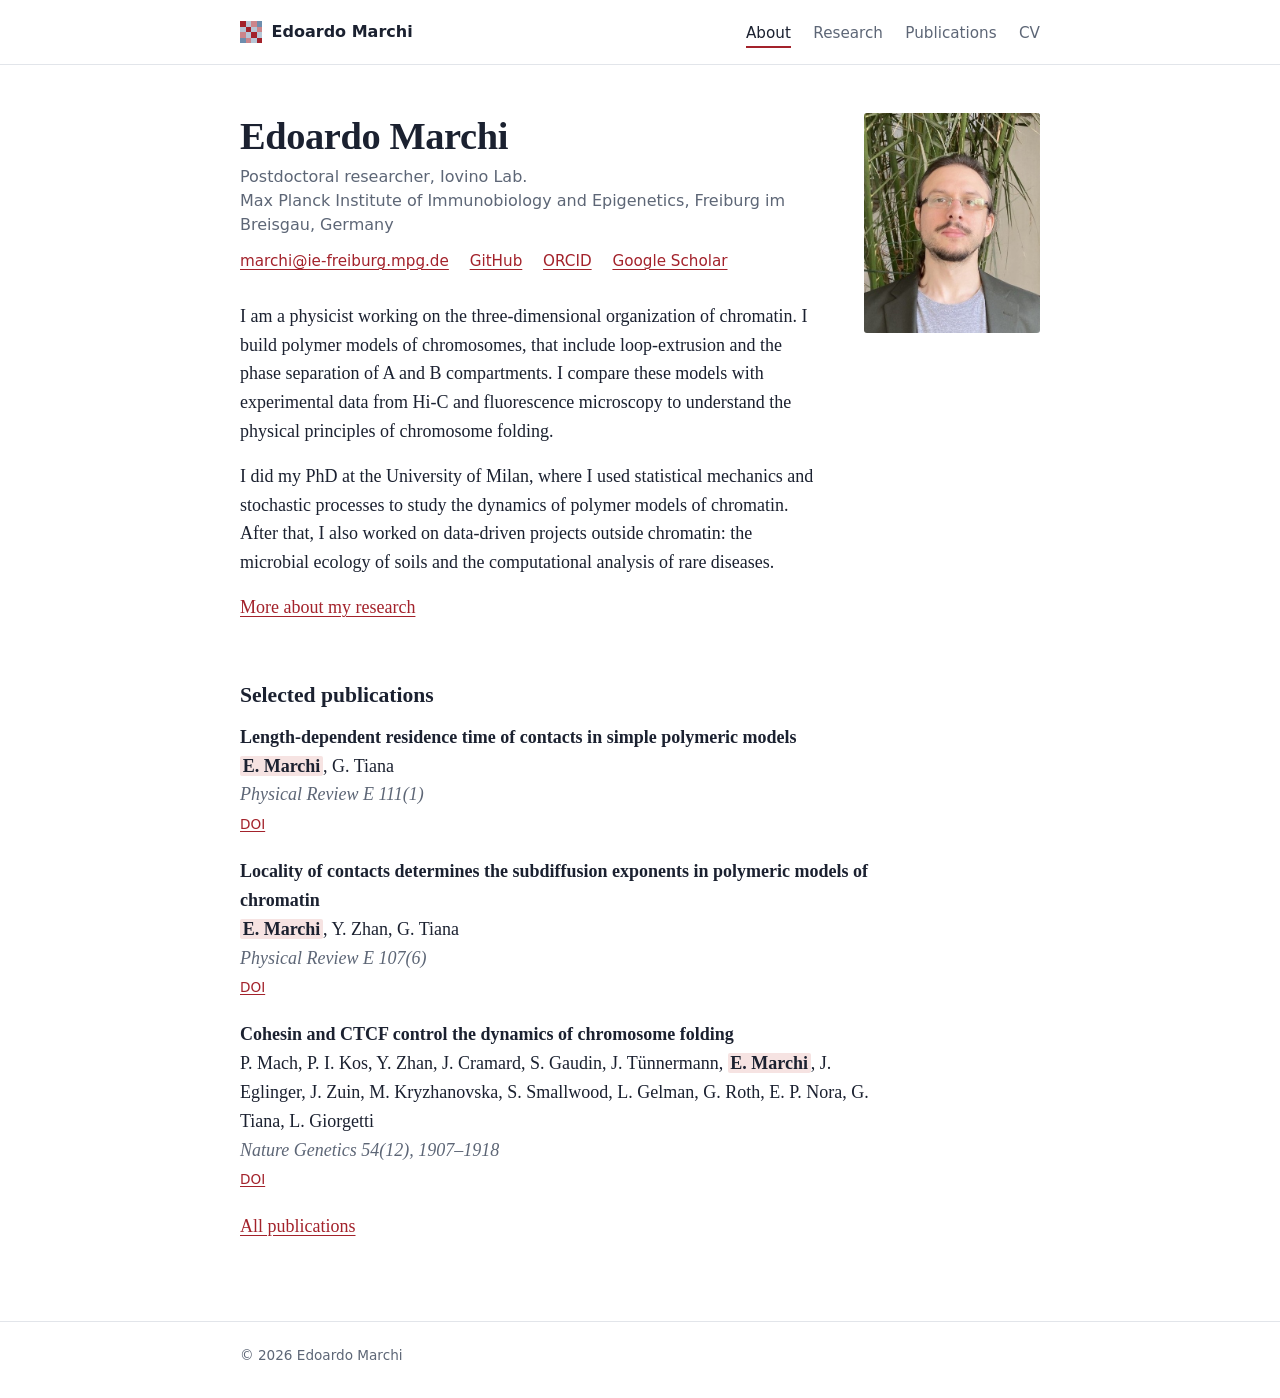
<file: index.html>
<!doctype html>
<html lang="en">
<head>
  <meta charset="utf-8">
  <meta name="viewport" content="width=device-width, initial-scale=1">
  <title>Edoardo Marchi</title>
  <meta name="description" content="Edoardo Marchi, postdoctoral researcher in computational models of chromatin. Research, publications and CV.">
  <link rel="icon" href="assets/favicon.svg" type="image/svg+xml">
  <link rel="stylesheet" href="assets/style.css">
</head>
<body>
  <a class="skip-link" href="#main">Skip to content</a>

  <header class="site-header">
    <div class="wrap">
      <a class="site-name" href="index.html">
        <img src="assets/favicon.svg" alt="" width="22" height="22">
        Edoardo Marchi
      </a>
      <nav class="site-nav" aria-label="Main">
        <ul>
          <li><a href="index.html" aria-current="page">About</a></li>
          <li><a href="research.html">Research</a></li>
          <li><a href="publications.html">Publications</a></li>
          <li><a href="cv.html">CV</a></li>
        </ul>
      </nav>
    </div>
  </header>

  <main id="main" class="wrap">
    <section class="intro">
      <div class="prose">
        <h1>Edoardo Marchi</h1>
        <p class="role">
          Postdoctoral researcher, Iovino Lab.<br>
          Max Planck Institute of Immunobiology and Epigenetics, Freiburg im Breisgau, Germany
        </p>
        <ul class="links">
          <li><a href="mailto:marchi@ie-freiburg.mpg.de">marchi@ie-freiburg.mpg.de</a></li>
          <li><a href="https://github.com/marchiedoardo">GitHub</a></li>
          <li><a href="https://orcid.org/0009-0000-0917-6190">ORCID</a></li>
          <li><a href="https://scholar.google.com/citations?user=_PRZBJIAAAAJ&hl=en">Google Scholar</a></li>
        </ul>

        <p>
          I am a physicist working on the three-dimensional organization of chromatin. I build polymer models of chromosomes, that include loop-extrusion and the phase separation of A and B compartments. I compare these models with experimental data from Hi-C and fluorescence microscopy to understand the physical principles of chromosome folding.
        </p>
        <p>
          I did my PhD at the University of Milan, where I used statistical mechanics and stochastic processes to study the dynamics of polymer models of chromatin. After that, I also worked on data-driven projects outside chromatin: the microbial ecology of soils and the computational analysis of rare diseases. 
        </p>
        <p><a href="research.html">More about my research</a></p>
      </div>

      <img class="portrait" src="assets/photo_zoom.jpg" alt="Portrait of Your Name" width="440" height="550">
    </section>

    <section class="prose">
      <h2>Selected publications</h2>
      <!-- RECENT:START (generated by tools/build_publications.py) -->
      <ul class="pubs">
        <li>
          <span class="pub-title">Length-dependent residence time of contacts in simple polymeric models</span>
          <span class="pub-authors"><span class="me">E. Marchi</span>, G. Tiana</span>
          <span class="pub-venue">Physical Review E 111(1)</span>
          <span class="pub-links"><a href="https://doi.org/10.1103/physreve.111.015401">DOI</a></span>
        </li>
        <li>
          <span class="pub-title">Locality of contacts determines the subdiffusion exponents in polymeric models of chromatin</span>
          <span class="pub-authors"><span class="me">E. Marchi</span>, Y. Zhan, G. Tiana</span>
          <span class="pub-venue">Physical Review E 107(6)</span>
          <span class="pub-links"><a href="https://doi.org/10.1103/physreve.107.064406">DOI</a></span>
        </li>
        <li>
          <span class="pub-title">Cohesin and CTCF control the dynamics of chromosome folding</span>
          <span class="pub-authors">P. Mach, P. I. Kos, Y. Zhan, J. Cramard, S. Gaudin, J. Tünnermann, <span class="me">E. Marchi</span>, J. Eglinger, J. Zuin, M. Kryzhanovska, S. Smallwood, L. Gelman, G. Roth, E. P. Nora, G. Tiana, L. Giorgetti</span>
          <span class="pub-venue">Nature Genetics 54(12), 1907–1918</span>
          <span class="pub-links"><a href="https://doi.org/10.1038/s41588-022-01232-7">DOI</a></span>
        </li>
      </ul>
      <!-- RECENT:END -->
      <p><a href="publications.html">All publications</a></p>
    </section>
  </main>

  <footer class="site-footer">
    <div class="wrap">
      <span>© 2026 Edoardo Marchi</span>
    </div>
  </footer>
</body>
</html>
</file>
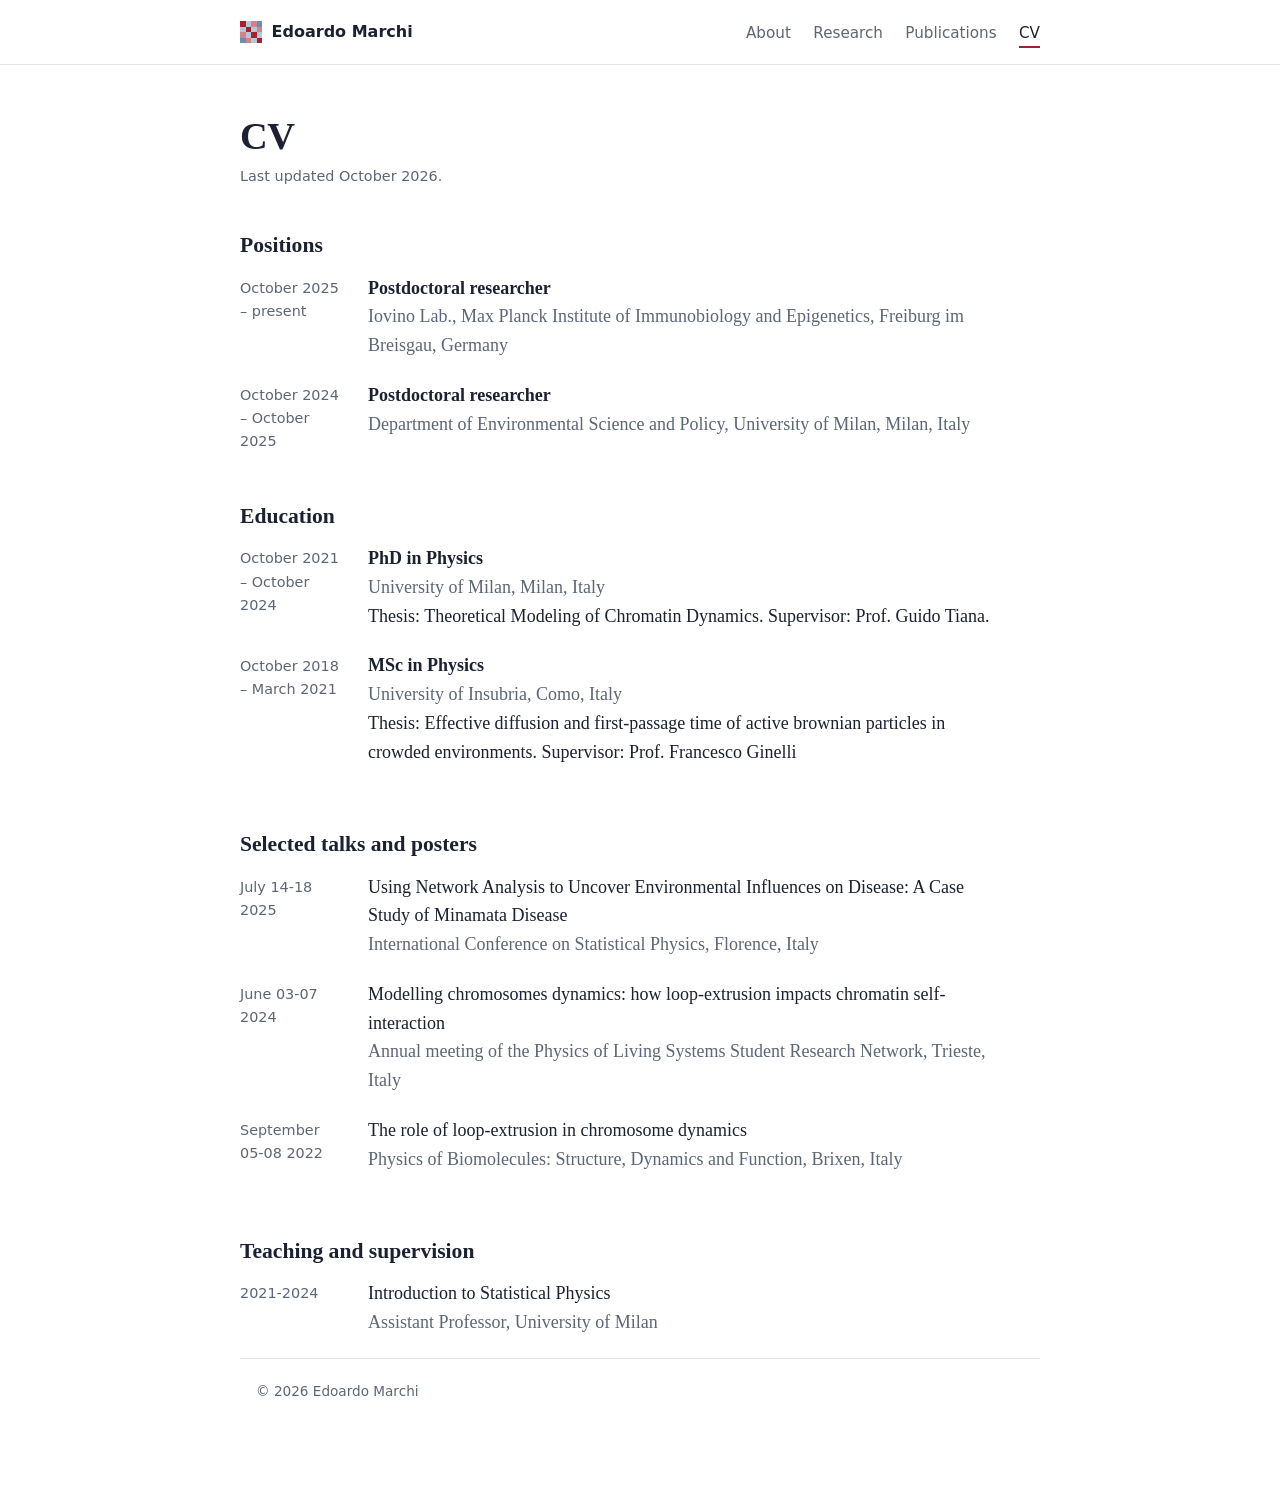
<file: cv.html>
<!doctype html>
<html lang="en">
<head>
  <meta charset="utf-8">
  <meta name="viewport" content="width=device-width, initial-scale=1">
  <title>CV · Edoardo Marchi</title>
  <meta name="description" content="Curriculum vitae of Your Name.">
  <link rel="icon" href="assets/favicon.svg" type="image/svg+xml">
  <link rel="stylesheet" href="assets/style.css">
</head>
<body>
  <a class="skip-link" href="#main">Skip to content</a>

  <header class="site-header">
    <div class="wrap">
      <a class="site-name" href="index.html">
        <img src="assets/favicon.svg" alt="" width="22" height="22">
        Edoardo Marchi
      </a>
      <nav class="site-nav" aria-label="Main">
        <ul>
          <li><a href="index.html">About</a></li>
          <li><a href="research.html">Research</a></li>
          <li><a href="publications.html">Publications</a></li>
          <li><a href="cv.html" aria-current="page">CV</a></li>
        </ul>
      </nav>
    </div>
  </header>

  <main id="main" class="wrap">
    <div class="prose">
      <h1>CV</h1>
      <p class="note">Last updated October 2026.</p>
    </div>

    <h2>Positions</h2>
    <dl class="dated">
      <dt>October 2025 – present</dt>
      <dd>
        <span class="what">Postdoctoral researcher</span><br>
        <span class="where">Iovino Lab., Max Planck Institute of Immunobiology and Epigenetics, Freiburg im Breisgau, Germany</span>
      </dd>
      <dt>October 2024 – October 2025</dt>
      <dd>
        <span class="what">Postdoctoral researcher</span><br>
        <span class="where">Department of Environmental Science and Policy, University of Milan, Milan, Italy</span>
      </dd>
    </dl>

    <h2>Education</h2>
    <dl class="dated">
      <dt>October 2021 – October 2024</dt>
      <dd>
        <span class="what">PhD in Physics</span><br>
        <span class="where">University of Milan, Milan, Italy</span><br>
        Thesis: Theoretical Modeling of Chromatin Dynamics. Supervisor: Prof. Guido Tiana.
      </dd>
      <dt>October 2018 – March 2021</dt>
      <dd>
        <span class="what">MSc in Physics</span><br>
	<span class="where">University of Insubria, Como, Italy</span><br>
	Thesis: Effective diffusion and first-passage time of active brownian particles in crowded environments. Supervisor: Prof. Francesco Ginelli
      </dd>
    </dl>

    <h2>Selected talks and posters</h2>
    <dl class="dated">
      <dt>July 14-18 2025</dt>
      <dd>Using Network Analysis to Uncover Environmental Influences on Disease: A Case Study of Minamata Disease<br><span class="where">International Conference on Statistical Physics, Florence, Italy</span></dd>
   </dl>
      <dl class="dated">
      <dt>June 03-07 2024</dt>
     <dd>Modelling chromosomes dynamics: how loop-extrusion impacts chromatin self-interaction<br><span class="where">Annual meeting of the Physics of Living Systems Student Research Network, Trieste, Italy</span></dd> 
    </dl>
     <dl class="dated">
      <dt>September 05-08 2022</dt>
      <dd>The role of loop-extrusion in chromosome dynamics<br><span class="where">Physics of Biomolecules: Structure, Dynamics and Function, Brixen, Italy</span></dd>
    </dl>

    <h2>Teaching and supervision</h2>
    <dl class="dated">
      <dt>2021-2024</dt>
      <dd>Introduction to Statistical Physics<br><span class="where">Assistant Professor, University of Milan</span></dd>
    </dl>
<!--
    <h2>Skills</h2>
    <div class="prose">
      <p><span class="ph">Programming languages, simulation and analysis software, languages spoken.</span></p>
    </div>
  </main>
 -->
  <footer class="site-footer">
    <div class="wrap">
      <span>© 2026 Edoardo Marchi</span>
    </div>
  </footer>
</body>
</html>
</file>
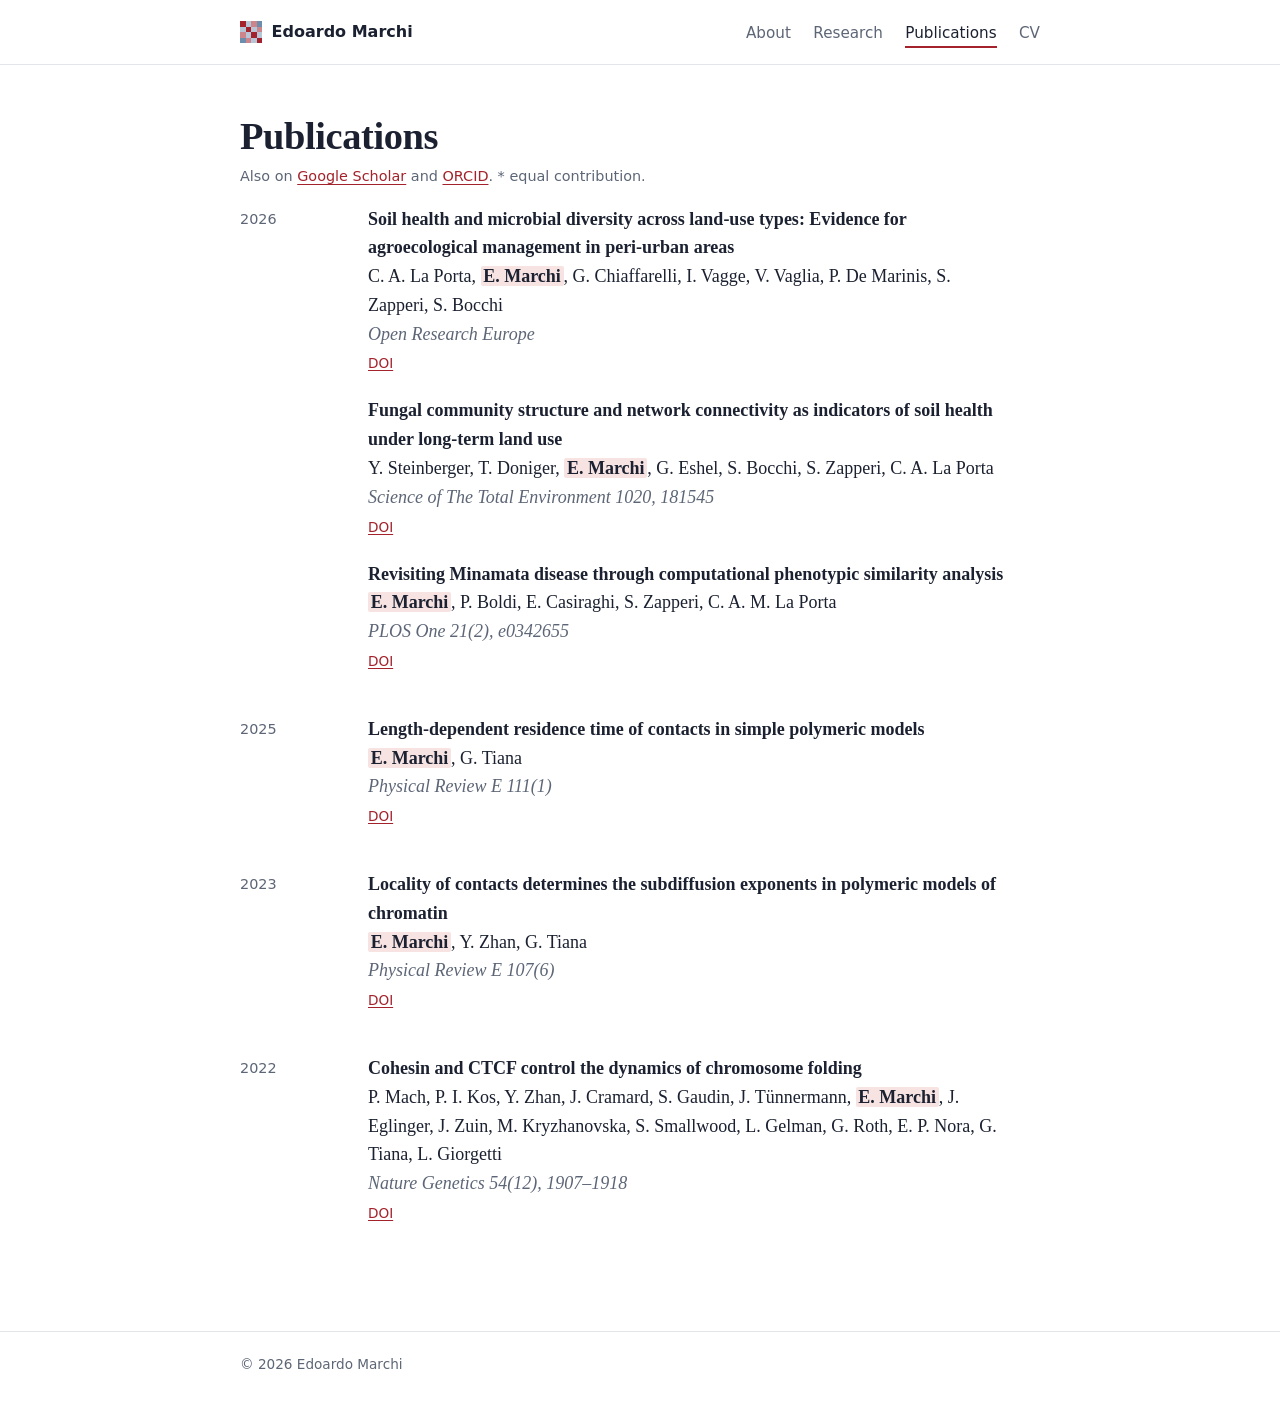
<file: publications.html>
<!doctype html>
<html lang="en">
<head>
  <meta charset="utf-8">
  <meta name="viewport" content="width=device-width, initial-scale=1">
  <title>Publications · Your Name</title>
  <meta name="description" content="Publications of Your Name.">
  <link rel="icon" href="assets/favicon.svg" type="image/svg+xml">
  <link rel="stylesheet" href="assets/style.css">
</head>
<body>
  <a class="skip-link" href="#main">Skip to content</a>

  <header class="site-header">
    <div class="wrap">
      <a class="site-name" href="index.html">
        <img src="assets/favicon.svg" alt="" width="22" height="22">
        Edoardo Marchi
      </a>
      <nav class="site-nav" aria-label="Main">
        <ul>
          <li><a href="index.html">About</a></li>
          <li><a href="research.html">Research</a></li>
          <li><a href="publications.html" aria-current="page">Publications</a></li>
          <li><a href="cv.html">CV</a></li>
        </ul>
      </nav>
    </div>
  </header>

  <main id="main" class="wrap">
    <div class="prose">
      <h1>Publications</h1>
      <p class="note">
        Also on <a href=https://scholar.google.com/citations?user=_PRZBJIAAAAJ&hl=en>Google Scholar</a>
        and <a href="https://orcid.org/0009-0000-0917-6190">ORCID</a>.
        * equal contribution.
      </p>
    </div>

    <dl class="dated">
      <dt>2026</dt>
      <dd>
        <ul class="pubs">
          <li>
            <span class="pub-title">Soil health and microbial diversity across land-use types: Evidence for agroecological management in peri-urban areas</span>
            <span class="pub-authors">C. A. La Porta, <span class="me">E. Marchi</span>, G. Chiaffarelli, I. Vagge, V. Vaglia, P. De Marinis, S. Zapperi, S. Bocchi</span>
            <span class="pub-venue">Open Research Europe</span>
            <span class="pub-links"><a href="https://doi.org/10.12688/openreseurope.22066.4">DOI</a></span>
          </li>
          <li>
            <span class="pub-title">Fungal community structure and network connectivity as indicators of soil health under long-term land use</span>
            <span class="pub-authors">Y. Steinberger, T. Doniger, <span class="me">E. Marchi</span>, G. Eshel, S. Bocchi, S. Zapperi, C. A. La Porta</span>
            <span class="pub-venue">Science of The Total Environment 1020, 181545</span>
            <span class="pub-links"><a href="https://doi.org/10.1016/j.scitotenv.2026.181545">DOI</a></span>
          </li>
          <li>
            <span class="pub-title">Revisiting Minamata disease through computational phenotypic similarity analysis</span>
            <span class="pub-authors"><span class="me">E. Marchi</span>, P. Boldi, E. Casiraghi, S. Zapperi, C. A. M. La Porta</span>
            <span class="pub-venue">PLOS One 21(2), e0342655</span>
            <span class="pub-links"><a href="https://doi.org/10.1371/journal.pone.0342655">DOI</a></span>
          </li>
        </ul>
      </dd>
      <dt>2025</dt>
      <dd>
        <ul class="pubs">
          <li>
            <span class="pub-title">Length-dependent residence time of contacts in simple polymeric models</span>
            <span class="pub-authors"><span class="me">E. Marchi</span>, G. Tiana</span>
            <span class="pub-venue">Physical Review E 111(1)</span>
            <span class="pub-links"><a href="https://doi.org/10.1103/physreve.111.015401">DOI</a></span>
          </li>
        </ul>
      </dd>
      <dt>2023</dt>
      <dd>
        <ul class="pubs">
          <li>
            <span class="pub-title">Locality of contacts determines the subdiffusion exponents in polymeric models of chromatin</span>
            <span class="pub-authors"><span class="me">E. Marchi</span>, Y. Zhan, G. Tiana</span>
            <span class="pub-venue">Physical Review E 107(6)</span>
            <span class="pub-links"><a href="https://doi.org/10.1103/physreve.107.064406">DOI</a></span>
          </li>
        </ul>
      </dd>
      <dt>2022</dt>
      <dd>
        <ul class="pubs">
          <li>
            <span class="pub-title">Cohesin and CTCF control the dynamics of chromosome folding</span>
            <span class="pub-authors">P. Mach, P. I. Kos, Y. Zhan, J. Cramard, S. Gaudin, J. Tünnermann, <span class="me">E. Marchi</span>, J. Eglinger, J. Zuin, M. Kryzhanovska, S. Smallwood, L. Gelman, G. Roth, E. P. Nora, G. Tiana, L. Giorgetti</span>
            <span class="pub-venue">Nature Genetics 54(12), 1907–1918</span>
            <span class="pub-links"><a href="https://doi.org/10.1038/s41588-022-01232-7">DOI</a></span>
          </li>
        </ul>
      </dd>
    </dl>
    <!-- PUBLICATIONS:END -->
  </main>

  <footer class="site-footer">
    <div class="wrap">
      <span>© 2026 Edoardo Marchi</span>
    </div>
  </footer>
</body>
</html>
</file>
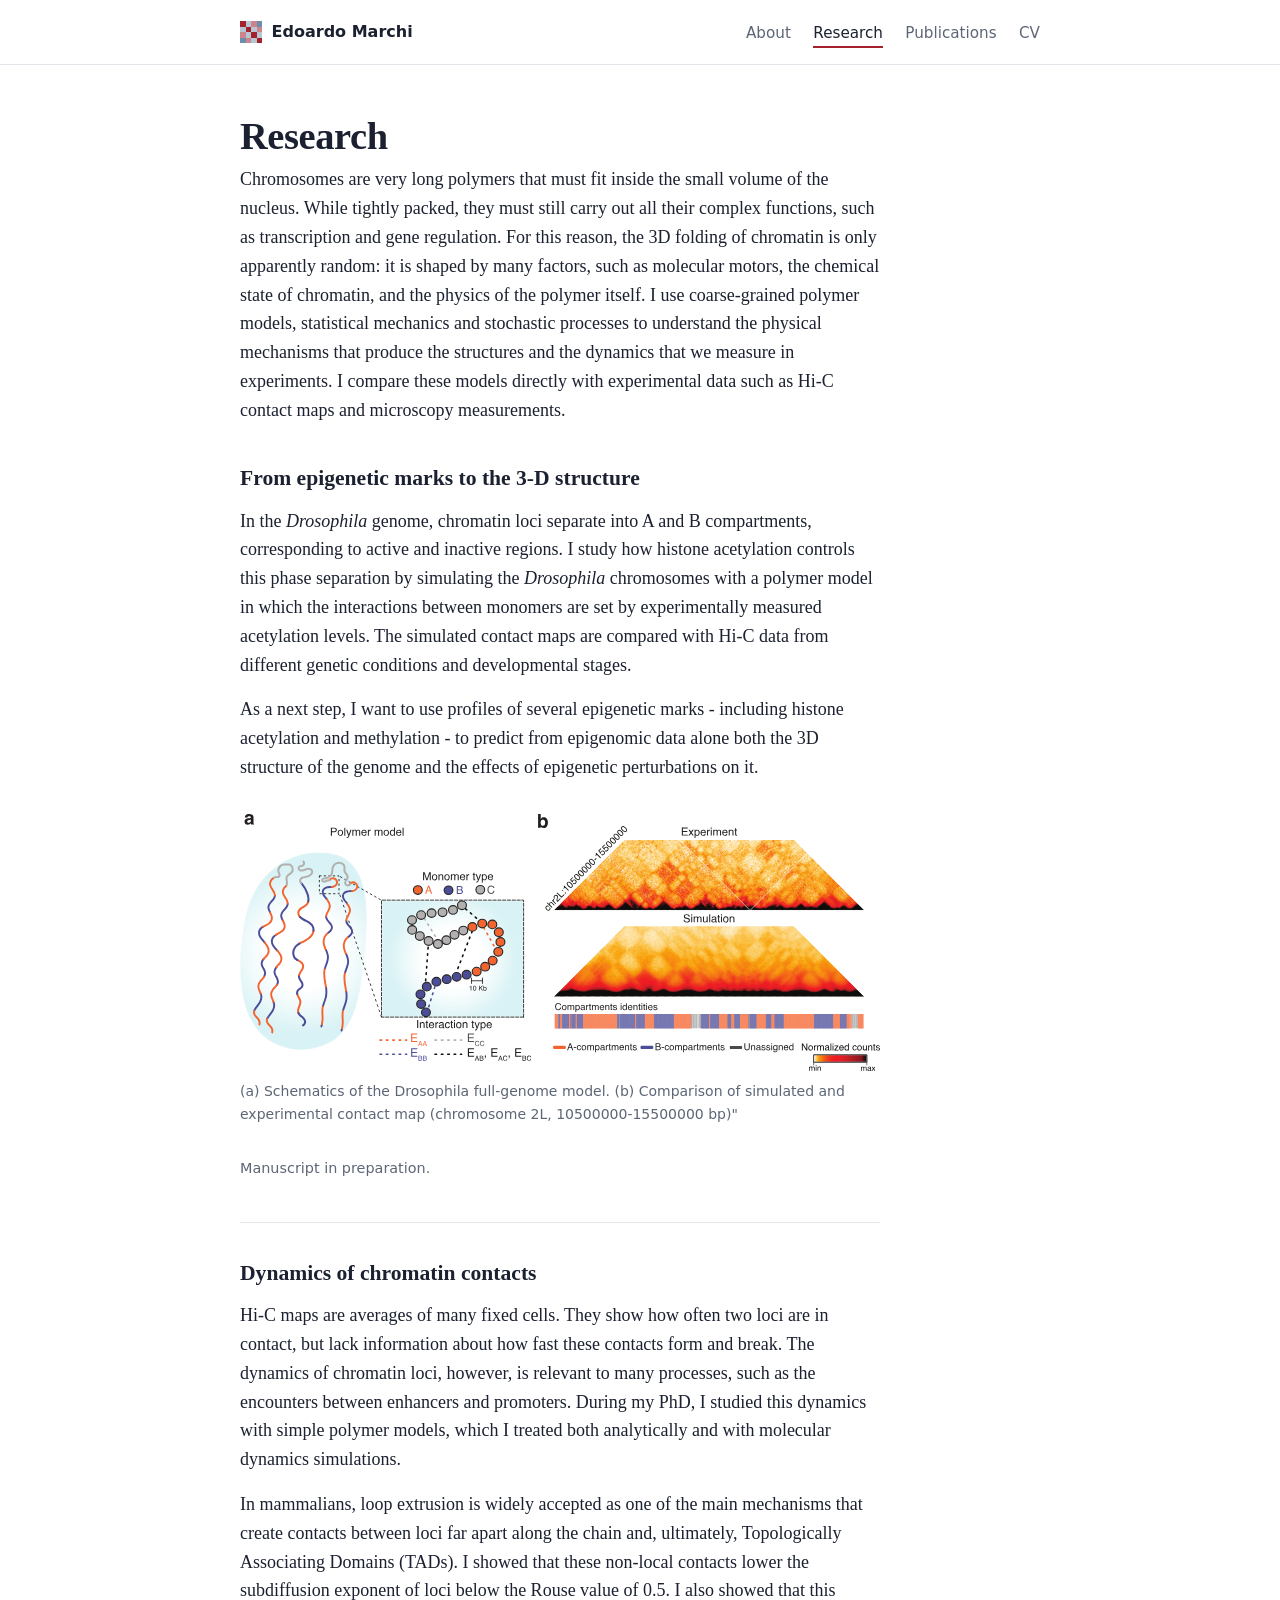
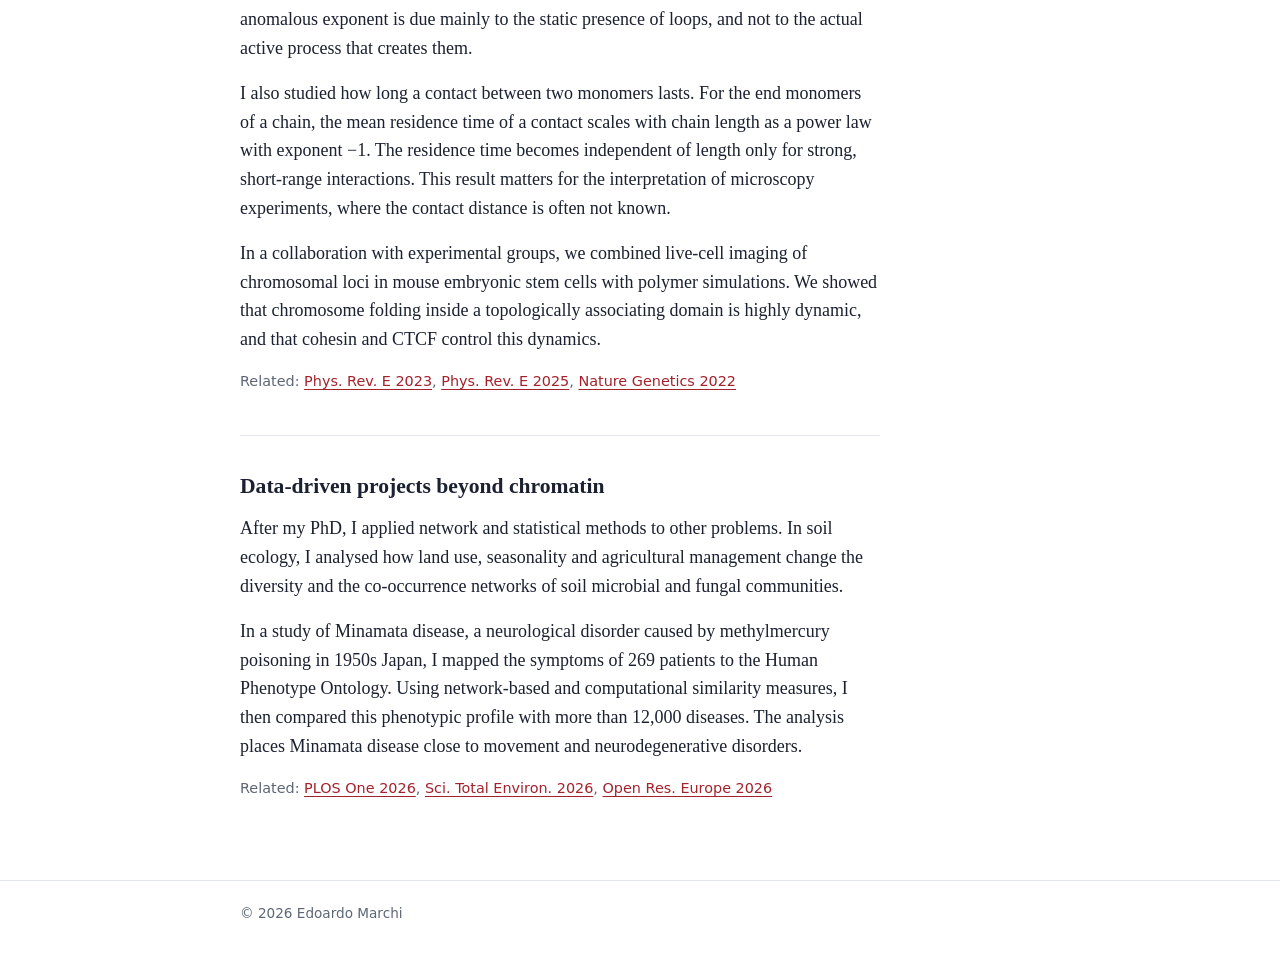
<file: research.html>
<!doctype html>
<html lang="en">
<head>
  <meta charset="utf-8">
  <meta name="viewport" content="width=device-width, initial-scale=1">
  <title>Research · Edoardo Marchi</title>
  <meta name="description" content="Research of Edoardo Marchi: polymer models of chromatin, chromosome dynamics, and data-driven projects in soil ecology and disease phenotypes.">
  <link rel="icon" href="assets/favicon.svg" type="image/svg+xml">
  <link rel="stylesheet" href="assets/style.css">
</head>
<body>
  <a class="skip-link" href="#main">Skip to content</a>

  <header class="site-header">
    <div class="wrap">
      <a class="site-name" href="index.html">
        <img src="assets/favicon.svg" alt="" width="22" height="22">
        Edoardo Marchi
      </a>
      <nav class="site-nav" aria-label="Main">
        <ul>
          <li><a href="index.html">About</a></li>
          <li><a href="research.html" aria-current="page">Research</a></li>
          <li><a href="publications.html">Publications</a></li>
          <li><a href="cv.html">CV</a></li>
        </ul>
      </nav>
    </div>
  </header>

  <main id="main" class="wrap">
    <div class="prose">
      <h1>Research</h1>
      <p>
        Chromosomes are very long polymers that must fit inside the small volume of the nucleus. While tightly packed, they must still carry out all their complex functions, such as transcription and gene regulation. For this reason, the 3D folding of chromatin is only apparently random: it is shaped by many factors, such as molecular motors, the chemical state of chromatin, and the physics of the polymer itself.
        I use coarse-grained polymer models, statistical mechanics and stochastic processes to understand the physical mechanisms that produce the structures and the dynamics that we measure in experiments. I compare these models directly with experimental data such as Hi-C contact maps and microscopy measurements.
      </p>
    </div>

    <section class="topic">
      <div class="prose">
        <h2>From epigenetic marks to the 3-D structure</h2>
        <p>
          In the <em>Drosophila</em> genome, chromatin loci separate into A and B compartments, corresponding to active and inactive regions. I study how histone acetylation controls this phase separation by simulating the <em>Drosophila</em> chromosomes with a polymer model in which the interactions between monomers are set by experimentally measured acetylation levels. The simulated contact maps are compared with Hi-C data from different genetic conditions and developmental stages.
        </p>
        <p>
          As a next step, I want to use profiles of several epigenetic marks - including histone acetylation and methylation - to
          predict from epigenomic data alone both the 3D structure of the genome and the effects of epigenetic perturbations on it.
        </p>
      </div>
      <figure class="figure">
        <img src="assets/drosophila_for_site.svg" alt="[Describe what the figure shows]" width="800" height="800">
        <figcaption>(a) Schematics of the Drosophila full-genome model. (b) Comparison of simulated and experimental contact map (chromosome 2L, 10500000-15500000 bp)"</figcaption>
      </figure>
      <p class="note">Manuscript in preparation.</p>
    </section>

    <section class="topic">
      <div class="prose">
        <h2>Dynamics of chromatin contacts</h2>
        <p>
          Hi-C maps are averages of many fixed cells. They show how often two loci are in contact, but lack information about how fast these contacts form and break. The dynamics of chromatin loci, however, is relevant to many processes, such as the encounters between enhancers and promoters. During my PhD, I studied this dynamics with simple polymer models, which I treated both analytically and with molecular dynamics simulations.
        </p>
        <p>
          In mammalians, loop extrusion is widely accepted as one of the main mechanisms that create contacts between loci far apart along the chain and, ultimately, Topologically Associating Domains (TADs). I showed that these non-local contacts lower the subdiffusion exponent of loci below the Rouse value of 0.5. I also showed that this anomalous exponent is due mainly to the static presence of loops, and not to the actual active process that creates them.
        </p>
        <p>
          I also studied how long a contact between two monomers lasts. For the end
          monomers of a chain, the mean residence time of a contact scales with chain
          length as a power law with exponent −1. The residence time becomes independent
          of length only for strong, short-range interactions. This result matters for
          the interpretation of microscopy experiments, where the contact distance is
          often not known.
        </p>
        <p>
          In a collaboration with experimental groups, we combined live-cell imaging
          of chromosomal loci in mouse embryonic stem cells with polymer simulations.
          We showed that chromosome folding inside a topologically associating domain
          is highly dynamic, and that cohesin and CTCF control this dynamics.
        </p>
      </div>
      <p class="note">
        Related:
        <a href="https://doi.org/10.1103/physreve.107.064406">Phys. Rev. E 2023</a>,
        <a href="https://doi.org/10.1103/physreve.111.015401">Phys. Rev. E 2025</a>,
        <a href="https://doi.org/10.1038/s41588-022-01232-7">Nature Genetics 2022</a>
      </p>
    </section>

    <section class="topic">
      <div class="prose">
        <h2>Data-driven projects beyond chromatin</h2>
        <p>
          After my PhD, I applied network and statistical methods to other
          problems. In soil ecology, I analysed how land use, seasonality and agricultural
          management change the diversity and the co-occurrence networks of soil
          microbial and fungal communities.
        </p>
        <p>
          In a study of Minamata disease, a neurological disorder caused by
          methylmercury poisoning in 1950s Japan, I mapped the symptoms of 269 patients
          to the Human Phenotype Ontology. Using network-based and computational similarity measures, I then compared this phenotypic profile with
          more than 12,000 diseases. The analysis places Minamata disease close to
          movement and neurodegenerative disorders.
        </p>
      </div>
      <p class="note">
        Related:
        <a href="https://doi.org/10.1371/journal.pone.0342655">PLOS One 2026</a>,
        <a href="https://doi.org/10.1016/j.scitotenv.2026.181545">Sci. Total Environ. 2026</a>,
        <a href="https://doi.org/10.12688/openreseurope.22066.4">Open Res. Europe 2026</a>
      </p>
    </section>
  </main>

  <footer class="site-footer">
    <div class="wrap">
      <span>© 2026 Edoardo Marchi</span>
    </div>
  </footer>
</body>
</html>
</file>
<file: assets/style.css>
/* ==========================================================================
   Personal academic site — single stylesheet
   No external fonts, scripts or trackers: the site makes zero third-party
   requests. Edit the tokens in :root to change colours and fonts.
   ========================================================================== */

:root {
  --bg: #ffffff;
  --ink: #1b2130;          /* body text */
  --muted: #5d6676;        /* secondary text, dates */
  --rule: #e2e5ea;         /* hairlines */
  --accent: #a3222b;       /* links; Hi-C "Reds" end of the colour map */
  --accent-soft: #f6e3e2;  /* highlight behind your own name */
  --cool: #2f5d8a;         /* second colour of the logo mark */

  --serif: Charter, "Bitstream Charter", "Sitka Text", Cambria, "Noto Serif", serif;
  --sans: system-ui, -apple-system, "Segoe UI", Roboto, "Helvetica Neue", Arial, sans-serif;

  --measure: 40rem;        /* text column width, about 70 characters */
  --wide: 52rem;           /* page width including the margin column */
  color-scheme: light dark;
}

@media (prefers-color-scheme: dark) {
  :root:not([data-theme="light"]) {
    --bg: #15181e;
    --ink: #e4e7ec;
    --muted: #9aa3b2;
    --rule: #2a2f38;
    --accent: #f0837b;
    --accent-soft: #3a2224;
    --cool: #7fa8d4;
  }
}
:root[data-theme="dark"] {
  --bg: #15181e;
  --ink: #e4e7ec;
  --muted: #9aa3b2;
  --rule: #2a2f38;
  --accent: #f0837b;
  --accent-soft: #3a2224;
  --cool: #7fa8d4;
}

/* ---------- Base ---------- */

*, *::before, *::after { box-sizing: border-box; }

html { -webkit-text-size-adjust: 100%; }

body {
  margin: 0;
  background: var(--bg);
  color: var(--ink);
  font-family: var(--serif);
  font-size: 1.125rem;     /* 18 px */
  line-height: 1.6;
  font-feature-settings: "kern", "liga", "onum";
}

img, svg, video { max-width: 100%; height: auto; display: block; }

a {
  color: var(--accent);
  text-decoration-thickness: 1px;
  text-underline-offset: 0.18em;
}
a:hover { text-decoration-thickness: 2px; }
a:focus-visible, button:focus-visible {
  outline: 2px solid var(--accent);
  outline-offset: 3px;
  border-radius: 2px;
}

h1, h2, h3 { line-height: 1.2; font-weight: 600; }
h1 { font-size: 2.4rem; margin: 0 0 0.4rem; letter-spacing: -0.01em; }
h2 { font-size: 1.35rem; margin: 2.8rem 0 0.9rem; }
h3 { font-size: 1.05rem; margin: 1.6rem 0 0.4rem; }
p  { margin: 0 0 1rem; }

.skip-link {
  position: absolute; left: -999px; top: 0;
  background: var(--bg); padding: 0.5rem 1rem;
}
.skip-link:focus { left: 1rem; }

/* ---------- Layout ---------- */

.wrap {
  max-width: var(--wide);
  margin: 0 auto;
  padding: 0 1rem;
}
main.wrap { padding-bottom: 4rem; }
.prose { max-width: var(--measure); }

/* ---------- Header ---------- */

.site-header {
  border-bottom: 1px solid var(--rule);
  margin-bottom: 3rem;
}
.site-header .wrap {
  display: flex;
  align-items: center;
  justify-content: space-between;
  gap: 1rem;
  flex-wrap: wrap;
  padding-top: 1.1rem;
  padding-bottom: 1.1rem;
}
.site-name {
  display: flex; align-items: center; gap: 0.6rem;
  font-family: var(--sans);
  font-weight: 600;
  font-size: 1rem;
  color: var(--ink);
  text-decoration: none;
}
.site-name img { width: 22px; height: 22px; }

.site-nav ul {
  list-style: none; margin: 0; padding: 0;
  display: flex; gap: 1.4rem; flex-wrap: wrap;
}
.site-nav a {
  font-family: var(--sans);
  font-size: 0.95rem;
  color: var(--muted);
  text-decoration: none;
  padding: 0.25rem 0;
  border-bottom: 2px solid transparent;
}
.site-nav a:hover { color: var(--ink); }
.site-nav a[aria-current="page"] {
  color: var(--ink);
  border-bottom-color: var(--accent);
}

/* ---------- Home: intro ---------- */

.intro {
  display: grid;
  grid-template-columns: 1fr 11rem;
  gap: 2.5rem;
  align-items: start;
}
.intro .role {
  font-family: var(--sans);
  color: var(--muted);
  font-size: 1rem;
  line-height: 1.5;
  margin-bottom: 0.7rem;
}

.portrait {
  width: 11rem;
  aspect-ratio: 4 / 5;
  object-fit: cover;
  border-radius: 3px;
  background: var(--rule);
}
.links {
  list-style: none; padding: 0; margin: 0 0 1.8rem;
  display: flex; flex-wrap: wrap; gap: 0.4rem 1.3rem;
  font-family: var(--sans); font-size: 0.95rem;
}

/* ---------- Placeholder marker ----------
   Every bracketed placeholder is wrapped in <span class="ph">.
   Search the files for class="ph" to find what still needs filling in.
   Delete this rule (or leave it) once nothing is left. */
.ph {
  background: var(--accent-soft);
  border-radius: 2px;
  padding: 0 0.15em;
}

/* ---------- Research ---------- */

.figure { margin: 2rem 0; }
.figure img { max-width: 100%; }
.figure.small img { max-width: 24rem; }
.figure figcaption {
  font-family: var(--sans);
  font-size: 0.875rem;
  color: var(--muted);
  margin-top: 0.6rem;
  max-width: var(--measure);
}
.topic { margin-top: 2.6rem; max-width: var(--measure); }
.topic h2 { margin-top: 0; }
.topic + .topic { border-top: 1px solid var(--rule); padding-top: 2.4rem; }

/* ---------- Dated lists (publications, CV) ----------
   Year or date sits in a narrow left column; entries hang to its right. */

.dated {
  display: grid;
  grid-template-columns: 6.5rem 1fr;
  column-gap: 1.5rem;
  margin: 0;
}
.dated > dt {
  font-family: var(--sans);
  font-variant-numeric: tabular-nums lining-nums;
  font-size: 0.9rem;
  color: var(--muted);
  padding-top: 0.2rem;
}
.dated > dd { margin: 0 0 1.3rem; max-width: var(--measure); }
.dated .what { font-weight: 600; }
.dated .where { color: var(--muted); }

/* ---------- Publications ---------- */

.pubs { list-style: none; padding: 0; margin: 0; }
.pubs li { margin-bottom: 1.2rem; }
.pub-title { font-weight: 600; }
.pub-authors, .pub-venue { display: block; }
.pub-authors { color: var(--ink); }
.pub-venue { color: var(--muted); font-style: italic; }
.pub-links {
  display: inline-flex; gap: 0.9rem;
  font-family: var(--sans); font-size: 0.85rem;
  margin-top: 0.15rem;
}
.me {
  background: var(--accent-soft);
  border-radius: 2px;
  padding: 0 0.15em;
  font-weight: 600;
}
.tag {
  font-family: var(--sans);
  font-size: 0.75rem;
  font-style: normal;
  color: var(--muted);
  border: 1px solid var(--rule);
  border-radius: 3px;
  padding: 0.05rem 0.35rem;
  margin-left: 0.35rem;
  vertical-align: 0.1em;
}
.note {
  font-family: var(--sans);
  font-size: 0.9rem;
  color: var(--muted);
}

/* ---------- Buttons ---------- */

.button {
  display: inline-block;
  font-family: var(--sans);
  font-size: 0.95rem;
  padding: 0.55rem 1rem;
  border: 1px solid var(--accent);
  border-radius: 3px;
  text-decoration: none;
}
.button:hover { background: var(--accent-soft); }

/* ---------- Footer ---------- */

.site-footer {
  border-top: 1px solid var(--rule);
  font-family: var(--sans);
  font-size: 0.85rem;
  color: var(--muted);
}
.site-footer .wrap {
  display: flex; justify-content: space-between; gap: 1rem; flex-wrap: wrap;
  padding-top: 1.4rem; padding-bottom: 2rem;
}
.site-footer a { color: var(--muted); }

/* ---------- Small screens ---------- */

@media (max-width: 640px) {
  body { font-size: 1.0625rem; }
  h1 { font-size: 1.9rem; }
  .site-header { margin-bottom: 2rem; }
  .intro { grid-template-columns: 1fr; gap: 1.5rem; }
  .intro .portrait { order: -1; width: 8rem; }
  .dated { grid-template-columns: 1fr; }
  .dated > dt { padding-top: 0; }
  .dated > dd { margin-bottom: 1.4rem; }
}

/* ---------- Print (a clean CV page if someone prints it) ---------- */

@media print {
  .site-nav, .site-footer, .skip-link, .button { display: none; }
  .site-header { border: 0; margin-bottom: 1rem; }
  a { color: inherit; text-decoration: none; }
  .ph, .me { background: none; }
}
</file>
